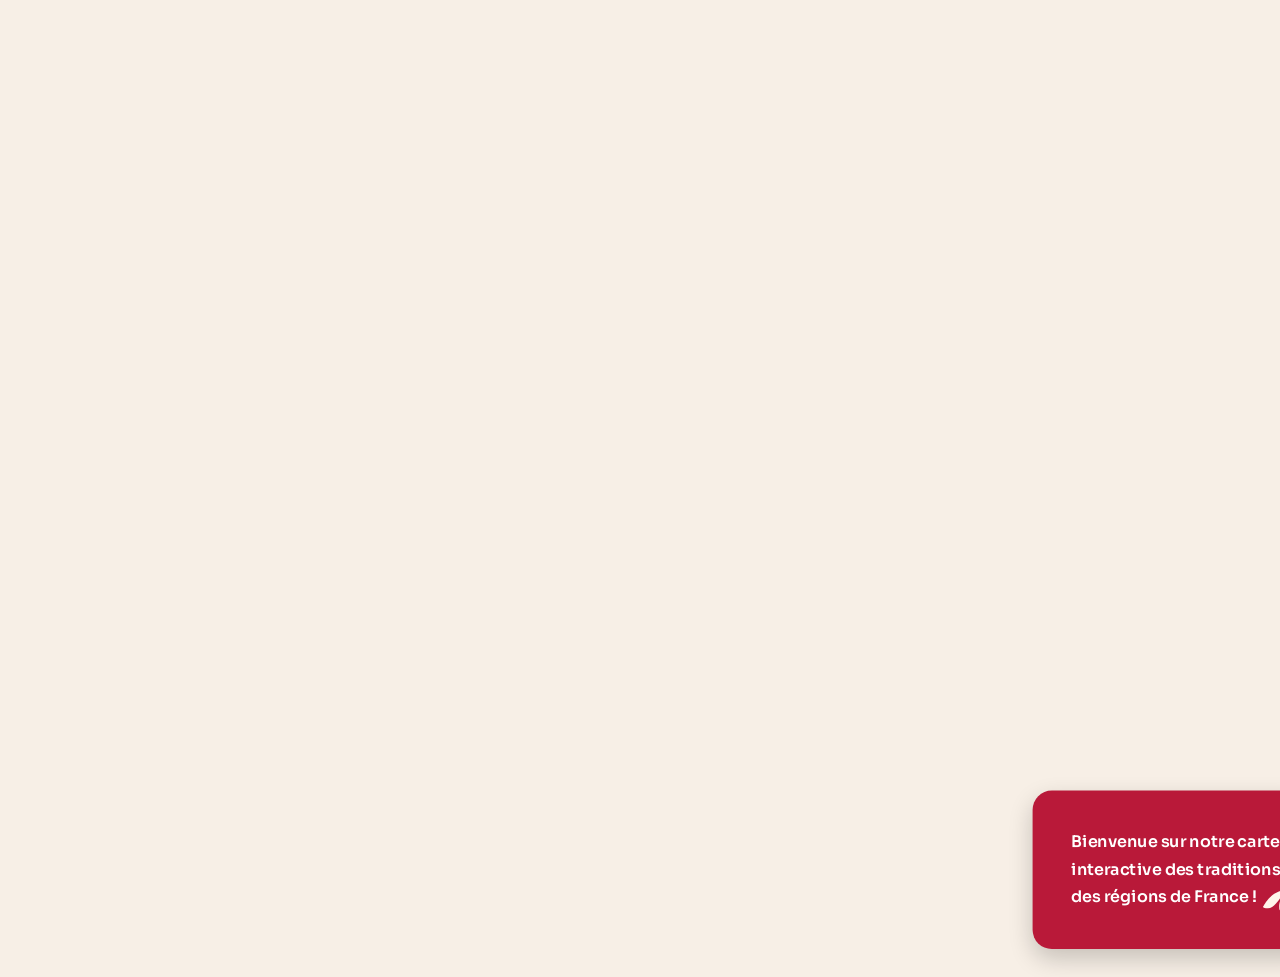
<file: carte.html>
<!DOCTYPE html>
<html lang="fr">
<head>
  <meta charset="UTF-8" />
  <title>Carte avec Mascotte</title>
  <link href="https://fonts.googleapis.com/css2?family=Sora:wght@400;600&display=swap" rel="stylesheet">
  <style>
   body {
  margin: 0;
  padding: 0;
  height: 100vh;
  background-color: #f7efe6;
  display: flex;
  align-items: center;
  justify-content: center;
  font-family: 'Sora', sans-serif;
  position: relative;
}


.carte-container {
  position: relative;
  transform: translate(500px, 400px) scale(0.8); /* Réduction proportionnelle */
  transform-origin: bottom right; /* Maintien de la position visuelle */
}

.carte {
  position: relative;
  background-color: #b91939;
  color: white;
  padding: 48px; /* réduit */
  border-radius: 24px;
  max-width: 600px; /* réduit */
  font-size: 20px; /* réduit */
  font-weight: 600;
  line-height: 1.7;
  box-shadow: 0 12px 30px rgba(0, 0, 0, 0.2);
  overflow: visible;
}

.mascotte {
  position: absolute;
  right: -170px; /* ajusté */
  bottom: -35px;
  width: 240px; /* réduit */
  height: auto;
}
 .region {
        transition: transform 0.3s ease, fill 0.3s ease;
        transform-origin: center;
    }
    
    .region:hover {
        transform: scale(1.75);
        fill: #A72642;
        stroke: none;
        filter: drop-shadow(0 4px 8px rgba(0, 0, 0, 0.3));
    }
  </style>
  <link href="https://fonts.googleapis.com/css2?family=Sora:wght@400;600&display=swap" rel="stylesheet">
</head>
<body>

  <div class="carte-container">
    <div class="carte">
      Bienvenue sur notre carte<br />
      interactive des traditions<br />
      des régions de France !

      <!-- Mascotte SVG -->
      <div class="mascotte">
        <svg width="100%" height="auto" viewBox="0 0 385 440" fill="none" xmlns="http://www.w3.org/2000/svg">
<path d="M221.386 252.553C229.418 250.292 254.846 246.002 256.663 261.371C270.214 375.819 370.788 364.461 342.511 382.634C341.31 383.409 328.412 384.653 321.628 392C315.861 398.246 316.446 410.527 311.985 413.22C291.524 399.11 282.46 371.85 273.438 349.977C268.587 338.265 247.046 300.058 244.945 300.791C236.017 300.169 315.751 467.477 200.082 436.074C180.685 430.808 179.2 394.999 162.32 406.874C130.677 429.153 72.3638 413.125 103.28 388.796C128.739 368.756 133.679 326.786 129.261 334.961C128.665 336.073 92.1826 408.487 72.6798 403.274C61.8303 400.375 66.0121 389.028 55.2943 388.221C28.9816 386.234 28.9922 362.152 92.6829 311.965C137.661 276.519 140.905 257.661 146.614 261.788C173.496 275.982 199.766 258.62 221.386 252.548V252.553ZM18.5429 292.99C29.9613 284.388 43.7917 281.605 45.5403 282.101C46.4883 283.809 47.8103 285.843 49.6694 287.914C52.6135 291.188 55.7104 293.238 57.9803 294.482C42.0326 319.08 36.097 323.982 33.9166 322.954C32.779 322.416 32.6684 320.261 32.5525 317.14C32.1417 306.061 36.7975 298.451 35.781 297.829C34.1378 296.822 24.4996 318.063 9.91075 319.08C6.55583 319.317 -1.38643 318.448 0.209399 315.702C1.91056 312.782 9.1892 300.027 18.5429 292.99ZM357.869 56.6783C381.032 53.8005 385.008 104.979 306.676 155.968C285.894 169.508 269.019 180.698 258.87 189.321C259.634 191.619 273.311 249.301 243.528 243.166C206.223 235.482 127.122 295.235 145.777 219.29C143.902 223.659 80.9486 298.414 54.9625 284.452C53.788 283.83 50.2856 282.069 48.9215 278.411C43.9129 265.087 76.5351 252.248 93.6099 214.741C97.6232 205.934 98.2341 201.338 104.201 191.629C107.277 186.622 116.257 172.006 129.018 163.9C150.027 150.555 163.589 166.541 196.512 158.45C213.576 154.255 210.574 150.223 246.403 133.262C282.038 116.385 284.94 120.412 304.201 109.433C344.907 86.2364 348.831 57.8115 357.874 56.6836L357.869 56.6783ZM149.685 118.519C150.517 118.546 151.354 118.867 151.908 119.484C158.212 126.505 155.083 150.302 141.574 163.484C139.394 165.613 135.749 163.695 136.17 160.674C141.311 124.27 124.531 137.009 113.26 145.558C110.548 147.614 106.94 144.63 108.42 141.573C113.128 131.865 124.473 117.987 149.68 118.514L149.685 118.519ZM213.939 65.9653C212.754 61.9912 218.353 64.2312 225.173 70.4981C248.184 91.6388 232.11 134.289 211.021 135.749C204.796 136.176 201.984 132.872 198.924 132.766C199.076 133.894 200.462 146.934 199.967 149.137C199.008 150.254 192.014 155.899 184.467 157.196C177.088 158.461 169.172 155.409 166.512 154.697C166.433 148.995 166.354 143.286 166.275 137.41C167.903 137.035 229.323 117.608 213.939 65.96V65.9653ZM144.06 59.5139C157.948 47.6707 178.42 45.1196 197.365 52.2878C202.663 53.8795 207.914 55.9509 207.788 58.0645C207.751 58.6337 207.34 59.0343 207.229 59.1344C201.394 64.9533 213.339 90.6216 193.957 112.79C180.227 128.486 160.587 131.153 159.923 131.19C159.123 120.275 155.736 116.295 152.803 114.656C147.273 111.594 141.722 116 135.017 111.936C130.619 109.269 121.271 89.6939 131.957 79.2211C135.876 75.384 133.895 68.179 144.065 59.5087L144.06 59.5139ZM370.783 18.5079C381.501 -7.57155 383.834 0.592762 384.656 3.64977C385.514 6.91233 384.687 15.6775 383.065 27.252C381.085 41.4091 373.279 53.1258 371.689 54.006C369.809 53.4579 367.428 52.9677 364.647 52.8149C360.25 52.5777 356.605 53.3156 354.119 54.0377C347.967 25.3967 348.678 17.7489 350.954 16.9319C352.149 16.505 354.124 18.0493 354.546 21.1485C358.964 53.9428 370.33 19.6147 370.783 18.5079Z" fill="#BC163A"/>
<path d="M114.999 407.341H95.9833C92.8811 402.432 94.3952 396.128 103.279 389.137C107.818 385.564 111.701 381.292 114.999 376.734V407.341ZM114.999 360.839C102.478 381.528 84.4742 406.767 72.6796 403.615C61.8302 400.716 66.0115 389.368 55.2939 388.562C28.9812 386.574 28.9918 362.493 92.6825 312.306C101.671 305.222 108.991 298.8 114.999 293.093V360.839ZM18.5419 293.331C29.9602 284.729 43.7914 281.946 45.54 282.441C46.488 284.149 47.8098 286.184 49.6689 288.255C52.6128 291.528 55.7095 293.578 57.9794 294.822C42.0318 319.421 36.0964 324.323 33.9159 323.295C32.7783 322.757 32.6676 320.602 32.5517 317.481C32.1409 306.403 36.7963 298.792 35.7802 298.17C34.137 297.163 24.499 318.404 9.91009 319.421C6.55516 319.658 -1.38691 318.788 0.208914 316.042C1.91047 313.121 9.18872 300.367 18.5419 293.331ZM114.999 253.86C94.6661 273.359 69.2368 292.462 54.9618 284.792C53.7872 284.17 50.2848 282.41 48.9208 278.752C43.9126 265.428 76.5346 252.588 93.6093 215.082C97.6225 206.275 98.2339 201.678 104.201 191.97C105.974 189.083 109.71 183.006 114.999 176.822V253.86ZM114.999 144.585C114.408 145.029 113.826 145.469 113.26 145.898C110.547 147.954 106.939 144.971 108.419 141.914C109.89 138.88 112.011 135.439 114.999 132.157V144.585Z" fill="#FFF5EB"/>
</svg>
        </svg>
      </div>
    </div>
  </div>

</body>
</html>
</file>
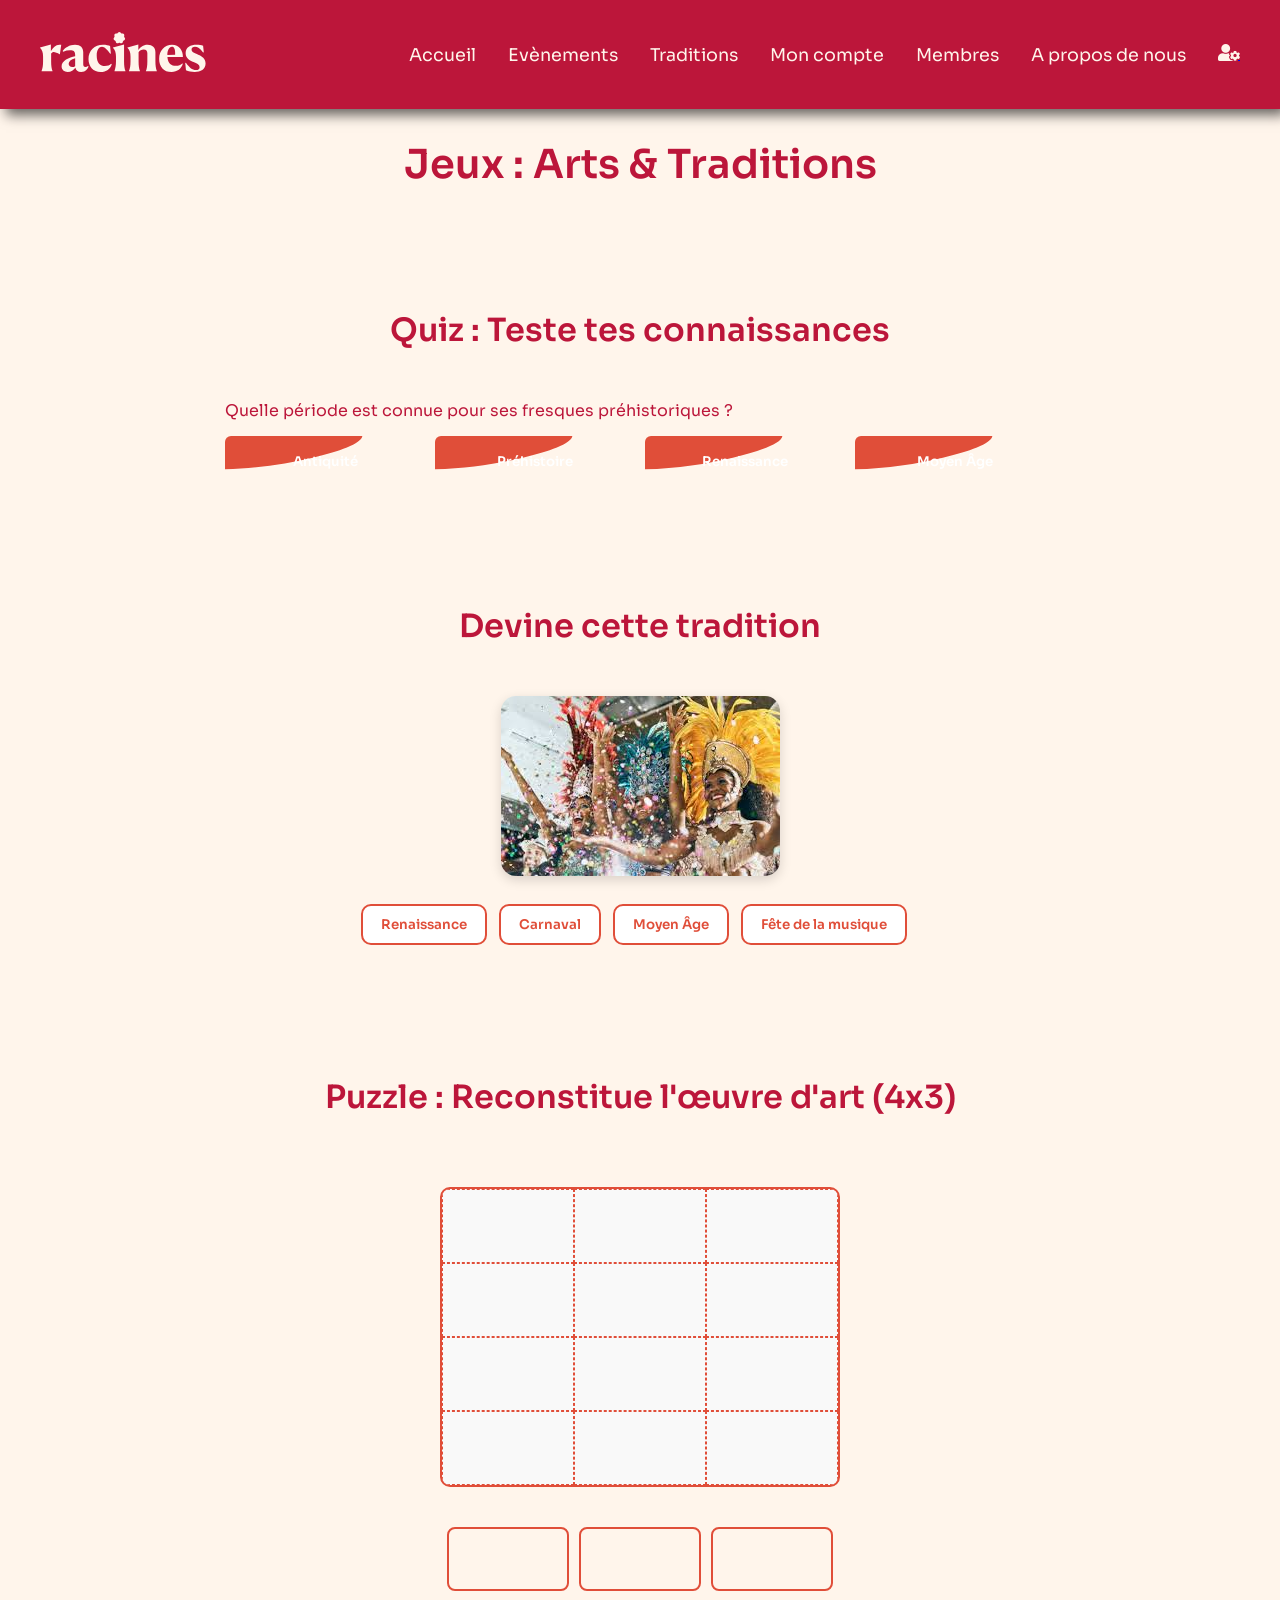
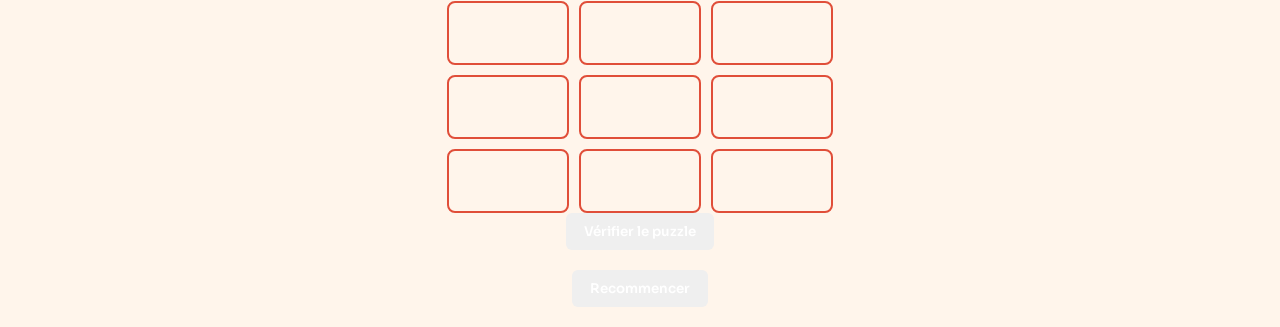
<file: jeu.html>
<!DOCTYPE html>
<html lang="fr">
<head>
<meta charset="UTF-8">
    <meta name="viewport" content="width=device-width, initial-scale=1.0">
    <!-- Fonts & Styles -->
    <link rel="stylesheet" href="/style.css">
    <link rel="preconnect" href="https://fonts.googleapis.com">
    <link rel="preconnect" href="https://fonts.gstatic.com" crossorigin>
    <link href="https://fonts.googleapis.com/css2?family=Sora:wght@100..800&display=swap" rel="stylesheet">
<title>Jeux : Arts & Traditions - Racines</title>
<style>

    body, .titre {
        color: #bc163a;
        background-color: #fff5eb;
    }
    
  h1, h2 {
    text-align: center;
    font-weight: 600;
    margin-bottom: 20px;
  }
  
  section {
    padding: 20px;
    max-width: 900px;
    margin: 20px auto;
  }
  
  section .titre {
      font-size: 2rem;
  }
  button {
    color: white;
    border: none;
    padding: 10px 18px;
    border-radius: 6px;
    cursor: pointer;
    font-weight: 600;
    transition: background-color 0.3s ease;
  }
  button:hover {
    background-color: #b93c2c;
  }
  .quiz-question {
    margin-bottom: 15px;
    text-align: left;
  }
  .quiz-options {
    display: flex;
    flex-wrap: wrap;
    gap: 10px;
  }
.quiz-options button {
    position: relative;
    color: white;
    font-weight: 600;
    cursor: pointer;
    transition: all 0.3s ease;
    border: none;
    overflow: hidden;
    z-index: 1;
    padding: 12px 24px;
    min-width: 200px;
    background-color: transparent;
    height: 50px;
    display: flex;
    align-items: center;
    justify-content: center;
}

.quiz-options button::before {
    content: '';
    position: absolute;
    top: 0;
    left: 0;
    width: 100%;
    height: 100%;
    background-color: #e04e39;
    z-index: -1;
    clip-path: url(#blob);
    transition: all 0.3s ease;
}

.quiz-options button:hover::before {
    transform: scale(1.05);
    filter: brightness(1.1);
}

.quiz-options button.correct {
    color: white;
    cursor: default;
}
.quiz-options button.correct::before {
    background-color: #27ae60;
}

.quiz-options button.incorrect {
    color: white;
    cursor: default;
}
.quiz-options button.incorrect::before {
    background-color: #c0392b;
}

  .result {
    font-weight: 700;
    margin-top: 10px;
    font-size: 1.2em;
    color: #e04e39;
  }
  /* Devine cette tradition */
  .guess-tradition {
    text-align: center;
  }
  .tradition-image {
    max-width: 300px;
    border-radius: 15px;
    box-shadow: 0 4px 12px rgba(0,0,0,0.15);
    margin: 0 auto 15px;
  }
  .guess-buttons button {
    margin: 8px 12px 12px 0;
    padding: 10px 18px;
    border-radius: 10px;
    border: 2px solid #e04e39;
    background: white;
    color: #e04e39;
    font-weight: 600;
    cursor: pointer;
    transition: background-color 0.3s ease, color 0.3s ease;
  }
  .guess-buttons button:hover {
    background-color: #e04e39;
    color: white;
  }
  /* Puzzle */
  .puzzle-container {
    display: flex;
    flex-direction: column;
    align-items: center;
  }
  .puzzle-board {
    width: 400px;
    height: 300px;
    border: 2px solid #e04e39;
    border-radius: 10px;
    position: relative;
    margin: 20px auto;
    overflow: hidden;
    background-color: #f9f9f9;
  }
  .puzzle-pieces {
    display: flex;
    flex-wrap: wrap;
    justify-content: center;
    gap: 10px;
    margin-top: 20px;
    max-width: 400px;
  }
  .puzzle-piece {
    width: 95px;
    height: 70px;
    background-size: 400px 300px;
    border: 2px solid #e04e39;
    border-radius: 8px;
    cursor: grab;
    transition: transform 0.2s;
  }
  .puzzle-piece:hover {
    transform: scale(1.03);
  }
  .puzzle-slot {
    position: absolute;
    width: 100px;
    height: 75px;
    border: 1px dashed #e04e39;
    box-sizing: border-box;
  }
  .puzzle-slot.correct {
    border: 2px solid #27ae60;
  }
  .timer {
    font-size: 1.5em;
    font-weight: bold;
    color: #e04e39;
    margin: 10px 0;
  }
  .promo-code {
    background-color: #f8f4e5;
    border: 2px dashed #e04e39;
    padding: 15px;
    border-radius: 8px;
    font-family: monospace;
    font-size: 1.2em;
    text-align: center;
    margin-top: 20px;
    display: none;
  }
  /* Mobile responsiveness */
  @media (max-width: 500px) {
    .puzzle-board {
      width: 300px;
      height: 225px;
    }
    .puzzle-piece {
      width: 70px;
      height: 50px;
      background-size: 300px 225px;
    }
    .puzzle-slot {
      width: 75px;
      height: 56.25px;
    }
    .quiz-options {
      flex-direction: column;
    }
    .quiz-options button {
      min-width: auto;
      width: 100%;
    }
  }
</style>
</head>
<body>

<!-- SVG Blob (hidden) -->
<svg width="0" height="0" style="position:absolute;">
  <defs>
    <clipPath id="blob" clipPathUnits="objectBoundingBox">
      <path d="M0.455,-0.456C0.587,-0.324,0.691,-0.162,0.687,-0.004C0.683,0.154,0.571,0.308,0.439,0.433C0.308,0.558,0.154,0.654,-0.013,0.667C-0.18,0.68,-0.36,0.61,-0.495,0.485C-0.63,0.36,-0.72,0.18,-0.715,0.005C-0.71,-0.17,-0.61,-0.34,-0.475,-0.472C-0.34,-0.605,-0.17,-0.702,0.004,-0.706C0.178,-0.71,0.357,-0.621,0.455,-0.456Z"/>
    </clipPath>
  </defs>
</svg>

<!--header-->
<div id="header-placeholder"></div>

<script>
  fetch("/structure/header.php")
    .then(response => response.text())
    .then(data => {
      document.getElementById("header-placeholder").innerHTML = data;
    });
</script>

<h1 class='titre'>Jeux : Arts & Traditions</h1>

<!-- Quiz -->
<section id="quiz-section">
  <h2 class='titre'>Quiz : Teste tes connaissances</h2>
  <div id="quiz-container"></div>
  <button id="quiz-next" style="display:none;">Question suivante</button>
  <div id="quiz-score" class="result"></div>
</section>

<!-- Devine cette tradition -->
<section id="guess-section">
  <h2 class='titre'>Devine cette tradition</h2>
  <div class="guess-tradition">
    <img id="tradition-image" class="tradition-image" src="" alt="Image tradition" />
    <div class="guess-buttons" id="guess-buttons"></div>
    <div id="guess-result" class="result"></div>
    <button id="guess-next" style="display:none; margin-top: 15px;">Tradition suivante</button>
  </div>
</section>

<!-- Puzzle d'image -->
<section id="puzzle-section">
  <h2 class='titre'>Puzzle : Reconstitue l'œuvre d'art (4x3)</h2>
  <div class="puzzle-container">
    <div class="puzzle-board" id="puzzle-board"></div>
    <div class="puzzle-pieces" id="puzzle-pieces"></div>
    <button id="puzzle-check">Vérifier le puzzle</button>
    <div id="puzzle-result" class="result"></div>
    <button id="puzzle-reset" style="margin-top: 10px;">Recommencer</button>
    <div id="promo-code" class="promo-code"></div>
  </div>
</section>

<script>
/* ===== QUIZ ===== */

const quizQuestions = [
  {
    question: "Quelle période est connue pour ses fresques préhistoriques ?",
    options: ["Antiquité", "Préhistoire", "Renaissance", "Moyen Âge"],
    answer: 1,
  },
  {
    question: "Quel instrument est typique de la musique traditionnelle française ?",
    options: ["Guitare électrique", "Luth", "Synthétiseur", "Batterie"],
    answer: 1,
  },
  {
    question: "Quelle tradition célèbre le solstice d'hiver en allumant des feux ?",
    options: ["Halloween", "Noël", "Yule", "Carnaval"],
    answer: 2,
  },
  {
    question: "Quel mouvement artistique est associé à Léonard de Vinci ?",
    options: ["Baroque", "Renaissance", "Romantisme", "Impressionnisme"],
    answer: 1,
  }
];

let currentQuizIndex = 0;
let quizScore = 0;

const quizContainer = document.getElementById("quiz-container");
const quizNextBtn = document.getElementById("quiz-next");
const quizScoreDisplay = document.getElementById("quiz-score");

function showQuizQuestion() {
  quizContainer.innerHTML = "";
  quizScoreDisplay.textContent = "";

  const q = quizQuestions[currentQuizIndex];

  const questionEl = document.createElement("div");
  questionEl.className = "quiz-question";
  questionEl.textContent = q.question;

  const optionsDiv = document.createElement("div");
  optionsDiv.className = "quiz-options";

  q.options.forEach((opt, i) => {
    const btn = document.createElement("button");
    btn.textContent = opt;
    btn.addEventListener("click", () => selectQuizOption(i, btn));
    optionsDiv.appendChild(btn);
  });

  quizContainer.appendChild(questionEl);
  quizContainer.appendChild(optionsDiv);

  quizNextBtn.style.display = "none";
}

function selectQuizOption(selectedIndex, btn) {
  const q = quizQuestions[currentQuizIndex];
  const buttons = quizContainer.querySelectorAll("button");
  buttons.forEach(b => b.disabled = true);

  if (selectedIndex === q.answer) {
    btn.classList.add("correct");
    quizScore++;
    quizScoreDisplay.textContent = `Bonne réponse ! Score : ${quizScore} / ${quizQuestions.length}`;
  } else {
    btn.classList.add("incorrect");
    buttons[q.answer].classList.add("correct");
    quizScoreDisplay.textContent = `Mauvaise réponse. Score : ${quizScore} / ${quizQuestions.length}`;
  }

  quizNextBtn.style.display = "inline-block";
}

quizNextBtn.addEventListener("click", () => {
  currentQuizIndex++;
  if (currentQuizIndex >= quizQuestions.length) {
    quizContainer.innerHTML = `<p>Quiz terminé ! Ton score final est ${quizScore} sur ${quizQuestions.length}.</p>`;
    quizNextBtn.style.display = "none";
    quizScoreDisplay.textContent = "";
  } else {
    showQuizQuestion();
  }
});

showQuizQuestion();

/* ===== DEVINE CETTE TRADITION ===== */

const traditions = [
  {
    name: "Carnaval",
    image: "/img/jeu/carnaval.jpg",
  },
  {
    name: "Moyen Âge",
    image: "/img/jeu/moyen_age.jpg",
  },
  {
    name: "Renaissance",
    image: "/img/jeu/leonard.jpg",
  },
  {
    name: "Fête de la musique",
    image: "/img/jeu/fete.jpg",
  },
];

let currentTraditionIndex = 0;

const traditionImage = document.getElementById("tradition-image");
const guessButtonsContainer = document.getElementById("guess-buttons");
const guessResult = document.getElementById("guess-result");
const guessNextBtn = document.getElementById("guess-next");

function showTradition() {
  guessResult.textContent = "";
  guessNextBtn.style.display = "none";
  guessButtonsContainer.innerHTML = "";

  const tradition = traditions[currentTraditionIndex];
  traditionImage.src = tradition.image;
  traditionImage.alt = `Image représentant ${tradition.name}`;

  // Création des boutons réponses mélangés
  const options = [...traditions.map(t => t.name)];
  shuffleArray(options);

  options.forEach(opt => {
    const btn = document.createElement("button");
    btn.textContent = opt;
    btn.addEventListener("click", () => guessTradition(opt, tradition.name, btn));
    guessButtonsContainer.appendChild(btn);
  });
}

function guessTradition(selected, correct, btn) {
  Array.from(guessButtonsContainer.children).forEach(b => b.disabled = true);
  if (selected === correct) {
    btn.style.backgroundColor = "#27ae60";
    btn.style.color = "white";
    guessResult.textContent = "Bravo ! Tu as deviné la bonne tradition.";
  } else {
    btn.style.backgroundColor = "#c0392b";
    btn.style.color = "white";
    guessResult.textContent = `Oups, ce n'est pas ça. La bonne réponse était : ${correct}.`;
  }
  guessNextBtn.style.display = "inline-block";
}

guessNextBtn.addEventListener("click", () => {
  currentTraditionIndex++;
  if (currentTraditionIndex >= traditions.length) {
    guessButtonsContainer.innerHTML = "<p>Tu as fini toutes les traditions ! Super !</p>";
    guessNextBtn.style.display = "none";
    traditionImage.src = "";
    guessResult.textContent = "";
  } else {
    showTradition();
  }
});

showTradition();

/* ===== PUZZLE D'IMAGE ===== */

const puzzleImageUrl = "https://cdn.pixabay.com/photo/2017/08/30/12/45/girl-2696947_1280.jpg";
const board = document.getElementById("puzzle-board");
const piecesContainer = document.getElementById("puzzle-pieces");
const puzzleCheckBtn = document.getElementById("puzzle-check");
const puzzleResult = document.getElementById("puzzle-result");
const puzzleResetBtn = document.getElementById("puzzle-reset");
const promoCodeDisplay = document.getElementById("promo-code");

// Créer les emplacements du puzzle (4x3)
function createPuzzleSlots() {
  board.innerHTML = "";
  const rows = 4;
  const cols = 3;
  const slotWidth = board.clientWidth / cols;
  const slotHeight = board.clientHeight / rows;
  
  for (let row = 0; row < rows; row++) {
    for (let col = 0; col < cols; col++) {
      const slot = document.createElement("div");
      slot.className = "puzzle-slot";
      slot.dataset.row = row;
      slot.dataset.col = col;
      slot.style.left = `${col * slotWidth}px`;
      slot.style.top = `${row * slotHeight}px`;
      slot.style.width = `${slotWidth}px`;
      slot.style.height = `${slotHeight}px`;
      
      // Permettre le drop
      slot.addEventListener("dragover", e => {
        e.preventDefault();
      });
      slot.addEventListener("drop", handleDrop);
      
      board.appendChild(slot);
    }
  }
}

// Créer les pièces du puzzle (4x3)
function createPuzzlePieces() {
  piecesContainer.innerHTML = "";
  const rows = 4;
  const cols = 3;
  const pieceWidth = board.clientWidth / cols;
  const pieceHeight = board.clientHeight / rows;
  const imageWidth = board.clientWidth;
  const imageHeight = board.clientHeight;
  
  for (let row = 0; row < rows; row++) {
    for (let col = 0; col < cols; col++) {
      const piece = document.createElement("div");
      piece.className = "puzzle-piece";
      piece.draggable = true;
      piece.dataset.row = row;
      piece.dataset.col = col;
      piece.style.width = `${pieceWidth - 10}px`;
      piece.style.height = `${pieceHeight - 10}px`;
      
      // Position de l'image de fond pour chaque pièce
      piece.style.backgroundImage = `url(${puzzleImageUrl})`;
      piece.style.backgroundPosition = `-${col * pieceWidth}px -${row * pieceHeight}px`;
      piece.style.backgroundSize = `${imageWidth}px ${imageHeight}px`;
      
      // Événements de drag
      piece.addEventListener("dragstart", handleDragStart);
      
      piecesContainer.appendChild(piece);
    }
  }
  
  // Mélanger les pièces
  shufflePuzzlePieces();
}

// Mélanger les pièces du puzzle
function shufflePuzzlePieces() {
  const pieces = Array.from(piecesContainer.children);
  shuffleArray(pieces);
  piecesContainer.innerHTML = "";
  pieces.forEach(piece => piecesContainer.appendChild(piece));
}

// Gestion du drag
function handleDragStart(e) {
  e.dataTransfer.setData("text/plain", JSON.stringify({
    row: e.target.dataset.row,
    col: e.target.dataset.col
  }));
}

// Gestion du drop
function handleDrop(e) {
  e.preventDefault();
  const data = JSON.parse(e.dataTransfer.getData("text/plain"));
  const piece = document.querySelector(`.puzzle-piece[data-row="${data.row}"][data-col="${data.col}"]`);
  
  // Si l'emplacement est déjà occupé, ne rien faire
  if (e.target.children.length > 0) return;
  
  // Déplacer la pièce dans l'emplacement
  e.target.appendChild(piece);
}

// Vérifier le puzzle
function checkPuzzle() {
  const slots = document.querySelectorAll(".puzzle-slot");
  let correctPieces = 0;
  
  slots.forEach(slot => {
    const piece = slot.children[0];
    if (piece && 
        piece.dataset.row === slot.dataset.row && 
        piece.dataset.col === slot.dataset.col) {
      slot.classList.add("correct");
      slot.classList.remove("incorrect");
      correctPieces++;
    } else if (piece) {
      slot.classList.add("incorrect");
      slot.classList.remove("correct");
    }
  });
  
  const totalPieces = 12; // 4x3
  const percentage = Math.round((correctPieces / totalPieces) * 100);
  
  if (correctPieces === totalPieces) {
    puzzleResult.textContent = "Félicitations ! Tu as réussi le puzzle !";
    
    // Afficher le code promo
    const promoCode = generatePromoCode();
    promoCodeDisplay.textContent = `Code promo: ${promoCode}`;
    promoCodeDisplay.style.display = "block";
  } else {
    puzzleResult.textContent = `Tu as ${correctPieces} pièces correctement placées sur ${totalPieces} (${percentage}%). Continue !`;
  }
}

// Générer un code promo aléatoire
function generatePromoCode() {
  const chars = "ABCDEFGHJKLMNPQRSTUVWXYZ23456789";
  let code = "";
  for (let i = 0; i < 6; i++) {
    code += chars.charAt(Math.floor(Math.random() * chars.length));
  }
  return code;
}

// Réinitialiser le puzzle
function resetPuzzle() {
  createPuzzleSlots();
  createPuzzlePieces();
  puzzleResult.textContent = "";
  promoCodeDisplay.style.display = "none";
}

// Initialisation du puzzle
createPuzzleSlots();
createPuzzlePieces();

// Événements
puzzleCheckBtn.addEventListener("click", checkPuzzle);
puzzleResetBtn.addEventListener("click", resetPuzzle);

function shuffleArray(array) {
  for(let i = array.length - 1; i > 0; i--){
    const j = Math.floor(Math.random() * (i + 1));
    [array[i], array[j]] = [array[j], array[i]];
  }
}


</script>

</body>
</html>
</file>
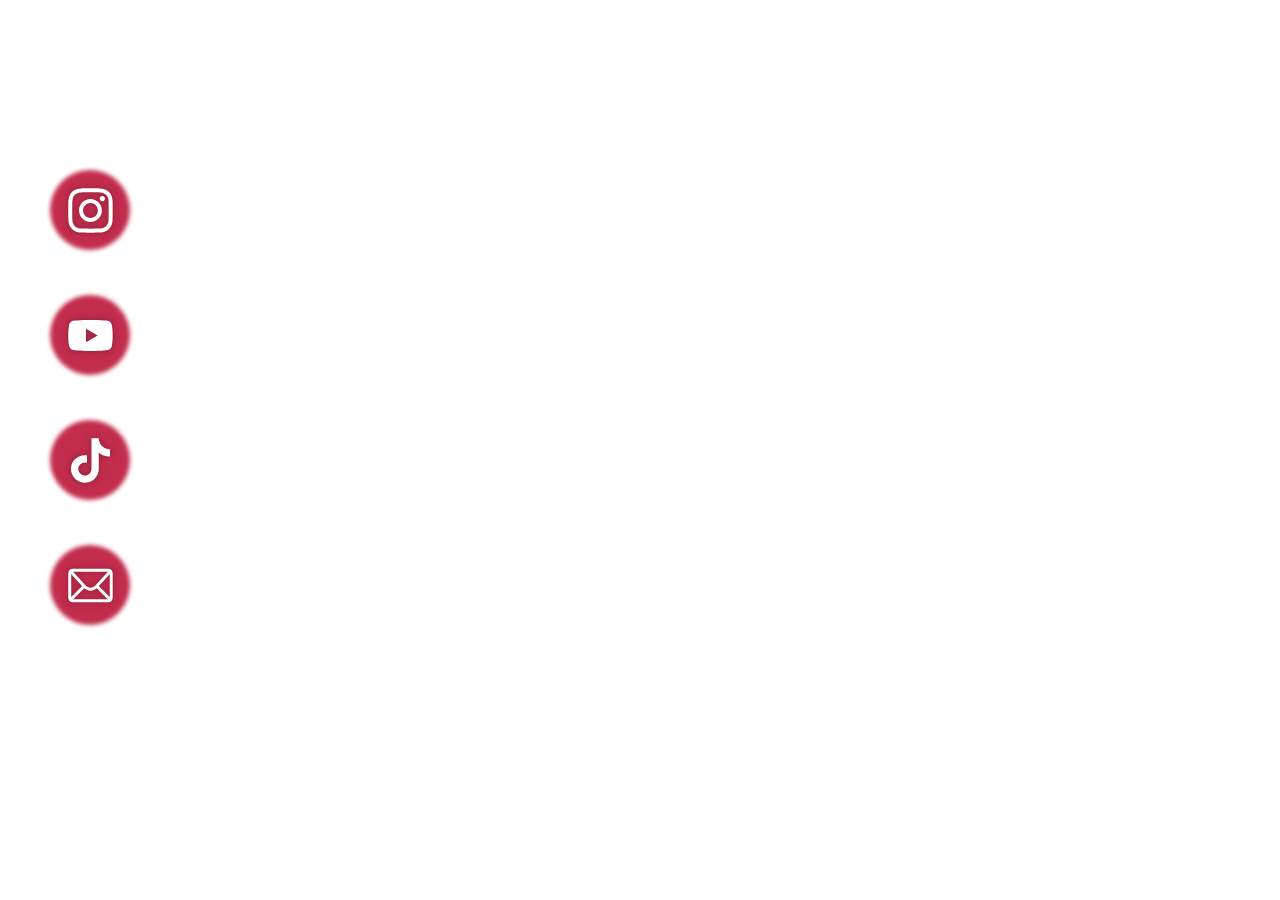
<file: structure/aside.html>
<!DOCTYPE html>
<html>
    <aside>
		<table>
		    <tr>
		        <td>
		            <div class="blob-container">
		                <div class="blob"></div>
		                <a href="#insta">
		                    <svg xmlns="http://www.w3.org/2000/svg" xmlns:xlink="http://www.w3.org/1999/xlink" version="1.1" width="256" height="256" viewBox="0 0 256 256" xml:space="preserve">
                                <g style="stroke: none; stroke-width: 0; stroke-dasharray: none; stroke-linecap: butt; stroke-linejoin: miter; stroke-miterlimit: 10; fill: none; fill-rule: nonzero; opacity: 1;" transform="translate(1.4065934065934016 1.4065934065934016) scale(2.81 2.81)">
                                    <path d="M 31.336 8.741 c -0.078 -1.71 -0.35 -2.878 -0.747 -3.9 c -0.403 -1.072 -1.036 -2.043 -1.853 -2.846 c -0.802 -0.817 -1.774 -1.45 -2.846 -1.854 c -1.022 -0.397 -2.19 -0.668 -3.9 -0.746 c -1.713 -0.078 -2.261 -0.097 -6.624 -0.097 s -4.911 0.019 -6.624 0.097 c -1.71 0.078 -2.878 0.35 -3.9 0.747 C 3.769 0.546 2.798 1.178 1.996 1.996 c -0.817 0.802 -1.45 1.773 -1.854 2.846 c -0.397 1.022 -0.668 2.19 -0.746 3.9 c -0.079 1.714 -0.097 2.261 -0.097 6.625 c 0 4.364 0.019 4.911 0.097 6.625 c 0.078 1.71 0.35 2.878 0.747 3.9 c 0.403 1.072 1.036 2.043 1.853 2.846 c 0.802 0.817 1.774 1.45 2.846 1.853 c 1.022 0.397 2.19 0.669 3.9 0.747 c 1.713 0.078 2.261 0.097 6.624 0.097 s 4.911 -0.018 6.624 -0.097 c 1.71 -0.078 2.878 -0.35 3.9 -0.747 c 2.158 -0.834 3.864 -2.541 4.699 -4.699 c 0.397 -1.022 0.669 -2.19 0.747 -3.9 c 0.078 -1.714 0.097 -2.261 0.097 -6.625 S 31.414 10.455 31.336 8.741 z M 28.444 21.858 c -0.071 1.567 -0.333 2.417 -0.553 2.983 c -0.541 1.401 -1.648 2.509 -3.049 3.049 c -0.566 0.22 -1.417 0.482 -2.983 0.553 c -1.694 0.077 -2.202 0.094 -6.492 0.094 c -4.291 0 -4.799 -0.016 -6.492 -0.094 c -1.566 -0.071 -2.417 -0.333 -2.983 -0.553 c -0.698 -0.258 -1.329 -0.668 -1.847 -1.202 c -0.534 -0.518 -0.944 -1.149 -1.202 -1.847 c -0.22 -0.566 -0.482 -1.417 -0.553 -2.983 c -0.077 -1.694 -0.094 -2.202 -0.094 -6.492 s 0.016 -4.798 0.094 -6.492 C 2.359 7.306 2.62 6.456 2.84 5.89 C 3.098 5.192 3.509 4.56 4.042 4.042 C 4.561 3.508 5.192 3.098 5.89 2.84 c 0.566 -0.22 1.417 -0.482 2.983 -0.553 c 1.694 -0.077 2.202 -0.093 6.492 -0.093 h 0 c 4.29 0 4.798 0.016 6.492 0.094 c 1.567 0.071 2.417 0.333 2.983 0.553 c 0.698 0.258 1.329 0.668 1.847 1.202 c 0.534 0.518 0.944 1.15 1.202 1.848 c 0.22 0.566 0.482 1.417 0.553 2.983 c 0.077 1.694 0.094 2.202 0.094 6.492 S 28.521 20.164 28.444 21.858 z" style="stroke: none; stroke-width: 1; stroke-dasharray: none; stroke-linecap: butt; stroke-linejoin: miter; stroke-miterlimit: 10; fill: rgb(255,255,255); fill-rule: nonzero; opacity: 1;" transform=" matrix(2.8008 0 0 2.8008 1.9639999999999986 1.9639999999999702) " stroke-linecap="round"/>
                                    <path d="M 15.365 7.115 c -4.557 0 -8.25 3.694 -8.25 8.25 s 3.694 8.251 8.25 8.251 c 4.557 0 8.251 -3.694 8.251 -8.251 S 19.922 7.115 15.365 7.115 z M 15.365 20.721 c -2.957 0 -5.355 -2.398 -5.355 -5.356 s 2.398 -5.356 5.356 -5.356 c 2.958 0 5.356 2.398 5.356 5.356 S 18.323 20.721 15.365 20.721 z" style="stroke: none; stroke-width: 1; stroke-dasharray: none; stroke-linecap: butt; stroke-linejoin: miter; stroke-miterlimit: 10; fill: rgb(255,255,255); fill-rule: nonzero; opacity: 1;" transform=" matrix(2.8008 0 0 2.8008 1.9639999999999986 1.9639999999999702) " stroke-linecap="round"/>
                                    <path d="M 25.87 6.789 c 0 1.065 -0.863 1.928 -1.928 1.928 c -1.065 0 -1.928 -0.863 -1.928 -1.928 c 0 -1.065 0.863 -1.928 1.928 -1.928 S 25.87 5.724 25.87 6.789 z" style="stroke: none; stroke-width: 1; stroke-dasharray: none; stroke-linecap: butt; stroke-linejoin: miter; stroke-miterlimit: 10; fill: rgb(255,255,255); fill-rule: nonzero; opacity: 1;" transform=" matrix(2.8008 0 0 2.8008 1.9639999999999986 1.9639999999999702) " stroke-linecap="round"/>
                                </g>
                            </svg>
                        </a>
		            </div>
		        </td>
		    </tr>
		    
		    <tr>
		        <td>
		            <div class="blob-container">
		                <div class="blob"></div>
		                <a href="#youtube">
		                    <svg xmlns="http://www.w3.org/2000/svg" xmlns:xlink="http://www.w3.org/1999/xlink" version="1.1" width="256" height="256" viewBox="0 0 256 256" xml:space="preserve">
                                <g style="stroke: none; stroke-width: 0; stroke-dasharray: none; stroke-linecap: butt; stroke-linejoin: miter; stroke-miterlimit: 10; fill: none; fill-rule: nonzero; opacity: 1;" transform="translate(1.4065934065934016 1.4065934065934016) scale(2.81 2.81)">
                                    <path d="M 88.119 23.338 c -1.035 -3.872 -4.085 -6.922 -7.957 -7.957 C 73.144 13.5 45 13.5 45 13.5 s -28.144 0 -35.162 1.881 c -3.872 1.035 -6.922 4.085 -7.957 7.957 C 0 30.356 0 45 0 45 s 0 14.644 1.881 21.662 c 1.035 3.872 4.085 6.922 7.957 7.957 C 16.856 76.5 45 76.5 45 76.5 s 28.144 0 35.162 -1.881 c 3.872 -1.035 6.922 -4.085 7.957 -7.957 C 90 59.644 90 45 90 45 S 90 30.356 88.119 23.338 z M 36 58.5 v -27 L 59.382 45 L 36 58.5 z" style="stroke: none; stroke-width: 1; stroke-dasharray: none; stroke-linecap: butt; stroke-linejoin: miter; stroke-miterlimit: 10; fill: rgb(255,255,255); fill-rule: nonzero; opacity: 1;" transform=" matrix(1 0 0 1 0 0) " stroke-linecap="round"/>
                                </g>
                            </svg>
                        </a>
		            </div>
		        </td>
		    </tr>

            <tr>
                <td>
                    <div class="blob-container">
                        <div class="blob"></div>
                        <a href="#tiktok">
                            <svg xmlns="http://www.w3.org/2000/svg" xmlns:xlink="http://www.w3.org/1999/xlink" version="1.1" width="256" height="256" viewBox="0 0 256 256" xml:space="preserve">
                                <g style="stroke: none; stroke-width: 0; stroke-dasharray: none; stroke-linecap: butt; stroke-linejoin: miter; stroke-miterlimit: 10; fill: none; fill-rule: nonzero; opacity: 1;" transform="translate(1.4065934065934016 1.4065934065934016) scale(2.81 2.81)">
                                    <path d="M 84.494 22.535 c -5.144 0 -9.891 -1.704 -13.702 -4.579 c -4.371 -3.296 -7.512 -8.13 -8.621 -13.702 C 61.895 2.877 61.748 1.456 61.733 0 H 47.038 v 40.154 l -0.018 21.994 c 0 5.88 -3.829 10.866 -9.137 12.619 c -1.54 0.509 -3.204 0.75 -4.937 0.655 c -2.211 -0.121 -4.283 -0.789 -6.084 -1.866 c -3.833 -2.292 -6.431 -6.451 -6.502 -11.208 c -0.111 -7.435 5.9 -13.496 13.329 -13.496 c 1.467 0 2.875 0.239 4.194 0.674 V 38.552 v -3.945 c -1.391 -0.206 -2.806 -0.313 -4.238 -0.313 c -8.132 0 -15.737 3.38 -21.174 9.47 c -4.109 4.602 -6.574 10.473 -6.954 16.63 c -0.498 8.088 2.461 15.776 8.201 21.449 c 0.843 0.833 1.729 1.606 2.655 2.319 C 21.294 87.947 27.31 90 33.646 90 c 1.431 0 2.847 -0.106 4.238 -0.312 c 5.919 -0.877 11.38 -3.586 15.69 -7.847 c 5.296 -5.234 8.222 -12.183 8.253 -19.579 l -0.076 -32.844 c 2.526 1.949 5.289 3.562 8.253 4.813 c 4.611 1.945 9.5 2.931 14.531 2.93 V 26.491 v -3.959 C 84.539 22.535 84.497 22.535 84.494 22.535 L 84.494 22.535 z" style="stroke: none; stroke-width: 1; stroke-dasharray: none; stroke-linecap: butt; stroke-linejoin: miter; stroke-miterlimit: 10; fill: rgb(255,255,255); fill-rule: nonzero; opacity: 1;" transform=" matrix(1 0 0 1 0 0) " stroke-linecap="round"/>
                                </g>
                            </svg>
                        </a>
                    </div>
                </td>
            </tr>		    
		    <tr>
		        <td>
		            <div class="blob-container">
		                <div class="blob"></div>
		                <a href="mailto:contact@racines.com">
		                    <svg xmlns="http://www.w3.org/2000/svg" xmlns:xlink="http://www.w3.org/1999/xlink" version="1.1" width="256" height="256" viewBox="0 0 256 256" xml:space="preserve">
                                <g style="stroke: none; stroke-width: 0; stroke-dasharray: none; stroke-linecap: butt; stroke-linejoin: miter; stroke-miterlimit: 10; fill: none; fill-rule: nonzero; opacity: 1;" transform="translate(1.4065934065934016 1.4065934065934016) scale(2.81 2.81)">
                                    <path d="M 80.89 78.772 H 9.11 c -5.023 0 -9.11 -4.087 -9.11 -9.11 V 20.338 c 0 -5.023 4.087 -9.11 9.11 -9.11 h 71.78 c 5.023 0 9.11 4.087 9.11 9.11 v 49.324 C 90 74.686 85.913 78.772 80.89 78.772 z M 9.11 17.228 c -1.715 0 -3.11 1.396 -3.11 3.11 v 49.324 c 0 1.715 1.395 3.11 3.11 3.11 h 71.78 c 1.715 0 3.11 -1.396 3.11 -3.11 V 20.338 c 0 -1.715 -1.396 -3.11 -3.11 -3.11 H 9.11 z" style="stroke: none; stroke-width: 1; stroke-dasharray: none; stroke-linecap: butt; stroke-linejoin: miter; stroke-miterlimit: 10; fill: rgb(255,255,255); fill-rule: nonzero; opacity: 1;" transform=" matrix(1 0 0 1 0 0) " stroke-linecap="round"/>
                                    <path d="M 45 55.427 c -5.408 0 -10.599 -2.292 -14.242 -6.288 L 2.493 18.125 l 4.435 -4.042 l 28.265 31.013 c 2.545 2.792 6.028 4.331 9.807 4.331 c 3.779 0 7.262 -1.538 9.808 -4.331 l 28.266 -31.013 l 4.434 4.042 L 59.241 49.138 C 55.599 53.135 50.408 55.427 45 55.427 z" style="stroke: none; stroke-width: 1; stroke-dasharray: none; stroke-linecap: butt; stroke-linejoin: miter; stroke-miterlimit: 10; fill: rgb(255,255,255); fill-rule: nonzero; opacity: 1;" transform=" matrix(1 0 0 1 0 0) " stroke-linecap="round"/>
                                    <rect x="-0.96" y="57.16" rx="0" ry="0" width="38.98" height="6" style="stroke: none; stroke-width: 1; stroke-dasharray: none; stroke-linecap: butt; stroke-linejoin: miter; stroke-miterlimit: 10; fill: rgb(255,255,255); fill-rule: nonzero; opacity: 1;" transform=" matrix(0.7053 -0.7089 0.7089 0.7053 -37.1881 30.8639) "/>
                                    <rect x="68.47" y="40.67" rx="0" ry="0" width="6" height="38.98" style="stroke: none; stroke-width: 1; stroke-dasharray: none; stroke-linecap: butt; stroke-linejoin: miter; stroke-miterlimit: 10; fill: rgb(255,255,255); fill-rule: nonzero; opacity: 1;" transform=" matrix(0.709 -0.7053 0.7053 0.709 -21.628 67.9146) "/>
                                </g>
                            </svg>
                        </a>
		            </div>
		        </td>
		    </tr>
		</table>
	</aside>
	<style>
aside {
    position: fixed;
    display: flex;
    flex-direction: column;
    left: 40px;
    top: 15%;
    margin: 0;
    padding: 0;
    z-index: 100;
    pointer-events: auto;
}

aside > table {
    margin: 0;
    padding: 0;
    border-collapse: separate;
    border-spacing: 0 25px;
}

aside > table > tbody > tr > td {
    margin: 0;
    padding: 0;
    position: relative;
    height: 100px;
}

aside > table > tbody > tr > td > .blob-container {
    position: relative;
    width: 100px;
    height: 100px;
    display: flex;
    align-items: center;
    justify-content: center;
}

aside > table > tbody > tr > td > .blob-container > .blob {
    position: absolute;
    width: 80px;
    height: 80px;
    background: #bc163a;
    border-radius: 50%;
    z-index: 1;
    filter: blur(2px);
    opacity: 0.9;
    animation: blob-animation 10s infinite alternate;
}

aside > table > tbody > tr > td > .blob-container > a {
    display: flex;
    align-items: center;
    justify-content: center;
    width: 100%;
    height: 100%;
    transition: all 0.3s ease;
    text-decoration: none;
}

aside > table > tbody > tr > td > .blob-container > a > svg {
    width: 45px;
    height: 45px;
    position: relative;
    z-index: 2;
    filter: drop-shadow(0 0 3px rgba(0,0,0,0.3));
    transition: transform 0.3s ease;
}

/* Effets de survol */
aside > table > tbody > tr > td > .blob-container > a:hover {
    transform: scale(1.1);
}

aside > table > tbody > tr > td > .blob-container > a:hover > svg {
    color: black;
}

/* Changement de couleur du blob au survol */
aside > table > tbody > tr > td > .blob-container:hover > .blob {
    background: #d42d4a;
    opacity: 1;
}

/* Animation des blobs */
@keyframes blob-animation {
    0% {
        border-radius: 60% 40% 30% 70% / 60% 30% 70% 40%;
        transform: scale(1) rotate(0deg);
    }
    25% {
        border-radius: 53% 47% 32% 68% / 38% 55% 45% 62%;
        transform: scale(1.1) rotate(5deg);
    }
    50% {
        border-radius: 40% 60% 65% 35% / 75% 45% 55% 25%;
        transform: scale(1.05) rotate(-5deg);
    }
    75% {
        border-radius: 55% 45% 37% 63% / 40% 65% 35% 60%;
        transform: scale(1.15) rotate(3deg);
    }
    100% {
        border-radius: 48% 52% 44% 56% / 55% 35% 65% 45%;
        transform: scale(1.08) rotate(-3deg);
    }
}

	</style>
</html>
</file>
<file: style.css>
* {
    margin: 0;
    padding: 0;
    box-sizing: border-box;
    font-family: 'Sora', sans-serif;
}
        
body {
    
    padding: 0;
    min-height: 100vh;
    position: relative;
    color: white;
}

        
html, body {
  height: 100%;
  margin: 0;
}

body {
  display: flex;
  flex-direction: column;
}

main {
  flex: 1;
  justify-content: center;
}

.titre {
    color: #000000;
    font-size: 2em;
    font-weight: 600;
    margin-bottom: 20px;
    text-align: center;
    padding: 30px 10px;
}

h1.titre {
    font-size: 40px;
}

h2.titre {
    font-size: 25px;
}
</file>
